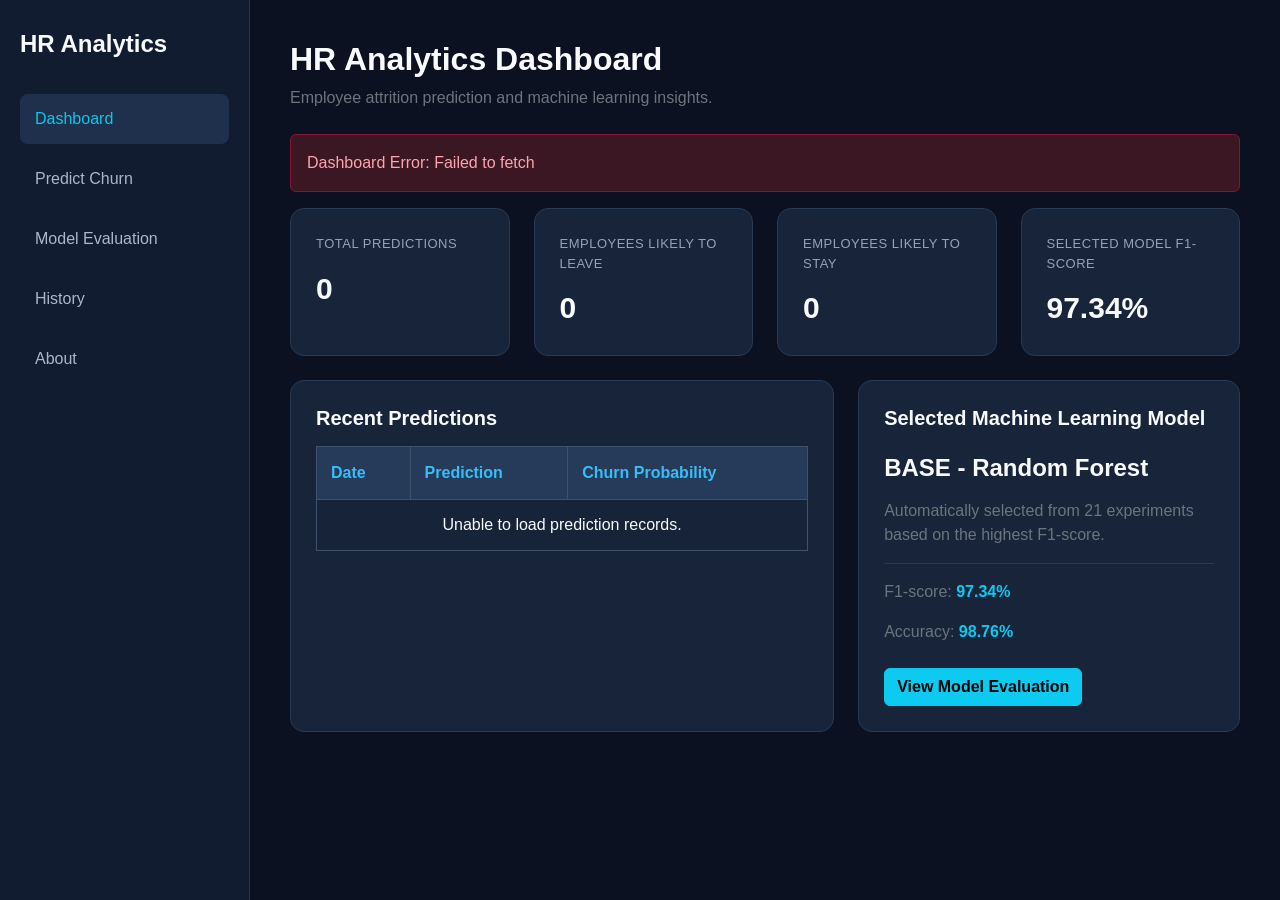
<file: frontend/index.html>
<!DOCTYPE html>
<html lang="en">
<head>
    <meta charset="UTF-8">
    <meta name="viewport" content="width=device-width, initial-scale=1.0">

    <title>Dashboard | HR Churn Analytics</title>

    <!-- Bootstrap -->
    <link href="https://cdn.jsdelivr.net/npm/bootstrap@5.3.3/dist/css/bootstrap.min.css"
          rel="stylesheet">

    <style>
        body {
            margin: 0;
            background: #0b1220;
            color: #e5e7eb;
            font-family: "Segoe UI", Arial, sans-serif;
        }

        .app-sidebar {
            width: 250px;
            height: 100vh;
            position: fixed;
            top: 0;
            left: 0;
            background: #111c30;
            padding: 30px 20px;
            border-right: 1px solid #26354d;
        }

        .app-sidebar h4 {
            color: #11c5e8;
            margin-bottom: 35px;
        }

        .app-sidebar a {
            display: block;
            color: #aab7ca;
            text-decoration: none;
            padding: 13px 15px;
            border-radius: 8px;
            margin-bottom: 10px;
            transition: 0.2s;
        }

        .app-sidebar a:hover,
        .app-sidebar a.active {
            background: #1e304b;
            color: #11c5e8;
        }

        .main-content {
            margin-left: 250px;
            padding: 40px;
        }

        .page-title {
            color: #f8fafc;
            font-weight: 700;
        }

        .stat-card {
            background: #17243a;
            border: 1px solid #293a55;
            border-radius: 14px;
            padding: 25px;
            height: 100%;
            transition: 0.2s;
        }

        .stat-card:hover {
            border-color: #38bdf8;
            transform: translateY(-3px);
        }

        .stat-label {
            color: #aab7ca;
            font-size: 15px;
        }

        .stat-value {
            color: #11c5e8;
            font-size: 30px;
            font-weight: bold;
            margin-top: 12px;
        }

        .content-card {
            background: #17243a;
            border: 1px solid #293a55;
            border-radius: 14px;
            padding: 25px;
        }

        /* Dashboard table readability */
        .table {
            --bs-table-color: #f8fafc;
            --bs-table-bg: #17243a;
            --bs-table-border-color: #40516d;
            --bs-table-hover-bg: #223651;
            --bs-table-hover-color: #ffffff;

            color: #f8fafc !important;
            vertical-align: middle;
        }

        .table thead th {
            background-color: #263b59 !important;
            color: #19d5f5 !important;
            border-color: #40516d !important;
            font-weight: 700;
            padding: 15px;
        }

        .table tbody td {
            background-color: #17243a !important;
            color: #f8fafc !important;
            border-color: #40516d !important;
            padding: 15px;
        }

        .table tbody tr:hover td {
            background-color: #223651 !important;
            color: #ffffff !important;
        }

        .status-warning {
            background: #422f19;
            color: #ffd18a;
            padding: 14px;
            border: 1px solid #8a5a19;
            border-radius: 8px;
        }

        .status-stay {
            color: #34d399 !important;
            font-weight: 600;
        }

        .status-leave {
            color: #fb7185 !important;
            font-weight: 600;
        }

        @media (max-width: 768px) {
            .app-sidebar {
                position: relative;
                width: 100%;
                height: auto;
            }

            .main-content {
                margin-left: 0;
                padding: 20px;
            }
        }
    </style>

    <!-- Shared Premium Dark Theme -->
    <link rel="stylesheet" href="css/style.css">

</head>

<body>

<!-- SIDEBAR -->
<aside class="app-sidebar">

    <h4>HR Analytics</h4>

    <a href="index.html" class="active">Dashboard</a>
    <a href="predict.html">Predict Churn</a>
    <a href="evaluation.html">Model Evaluation</a>
    <a href="history.html">History</a>
    <a href="about.html">About</a>

</aside>


<!-- MAIN DASHBOARD -->
<main class="main-content">

    <div class="mb-4">
        <h2 class="page-title">HR Analytics Dashboard</h2>

        <p class="text-secondary">
            Employee attrition prediction and machine learning insights.
        </p>
    </div>


    <!-- DATABASE WARNING -->
    <div id="databaseWarning" class="status-warning mb-4 d-none">
        MongoDB is currently disconnected. Live prediction history
        and database statistics are unavailable.
    </div>


    <!-- ERROR MESSAGE -->
    <div id="dashboardError" class="alert alert-danger d-none"></div>


    <!-- STATISTICS CARDS -->
    <div class="row g-4 mb-4">

        <div class="col-md-6 col-xl-3">
            <div class="stat-card">
                <div class="stat-label">Total Predictions</div>
                <div class="stat-value" id="totalPredictions">0</div>
            </div>
        </div>

        <div class="col-md-6 col-xl-3">
            <div class="stat-card">
                <div class="stat-label">Employees Likely to Leave</div>
                <div class="stat-value" id="employeesLeft">0</div>
            </div>
        </div>

        <div class="col-md-6 col-xl-3">
            <div class="stat-card">
                <div class="stat-label">Employees Likely to Stay</div>
                <div class="stat-value" id="employeesStayed">0</div>
            </div>
        </div>

        <div class="col-md-6 col-xl-3">
            <div class="stat-card">
                <div class="stat-label">Selected Model F1-score</div>
                <div class="stat-value">97.34%</div>
            </div>
        </div>

    </div>


    <!-- RECENT PREDICTIONS AND MODEL INFORMATION -->
    <div class="row g-4">

        <!-- RECENT PREDICTIONS -->
        <div class="col-lg-7">

            <div class="content-card h-100">

                <h5 class="text-white mb-3">
                    Recent Predictions
                </h5>

                <div class="table-responsive">

                    <table class="table table-bordered">

                        <thead>
                        <tr>
                            <th>Date</th>
                            <th>Prediction</th>
                            <th>Churn Probability</th>
                        </tr>
                        </thead>

                        <tbody id="recentPredictions">

                        <tr>
                            <td colspan="3" class="text-center">
                                Loading predictions...
                            </td>
                        </tr>

                        </tbody>

                    </table>

                </div>

            </div>

        </div>


        <!-- SELECTED MODEL -->
        <div class="col-lg-5">

            <div class="content-card h-100">

                <h5 class="text-white mb-3">
                    Selected Machine Learning Model
                </h5>

                <h4 class="text-info mt-4">
                    BASE - Random Forest
                </h4>

                <p class="text-secondary mt-3">
                    Automatically selected from 21 experiments based on
                    the highest F1-score.
                </p>

                <hr class="border-secondary">

                <p class="text-secondary">
                    F1-score:
                    <strong class="text-info">97.34%</strong>
                </p>

                <p class="text-secondary">
                    Accuracy:
                    <strong class="text-info">98.76%</strong>
                </p>

                <a href="evaluation.html"
                   class="btn btn-info fw-bold mt-2">

                    View Model Evaluation

                </a>

            </div>

        </div>

    </div>

</main>


<!-- DASHBOARD JAVASCRIPT -->
<script src="js/dashboard.js"></script>

</body>
</html>
</file>
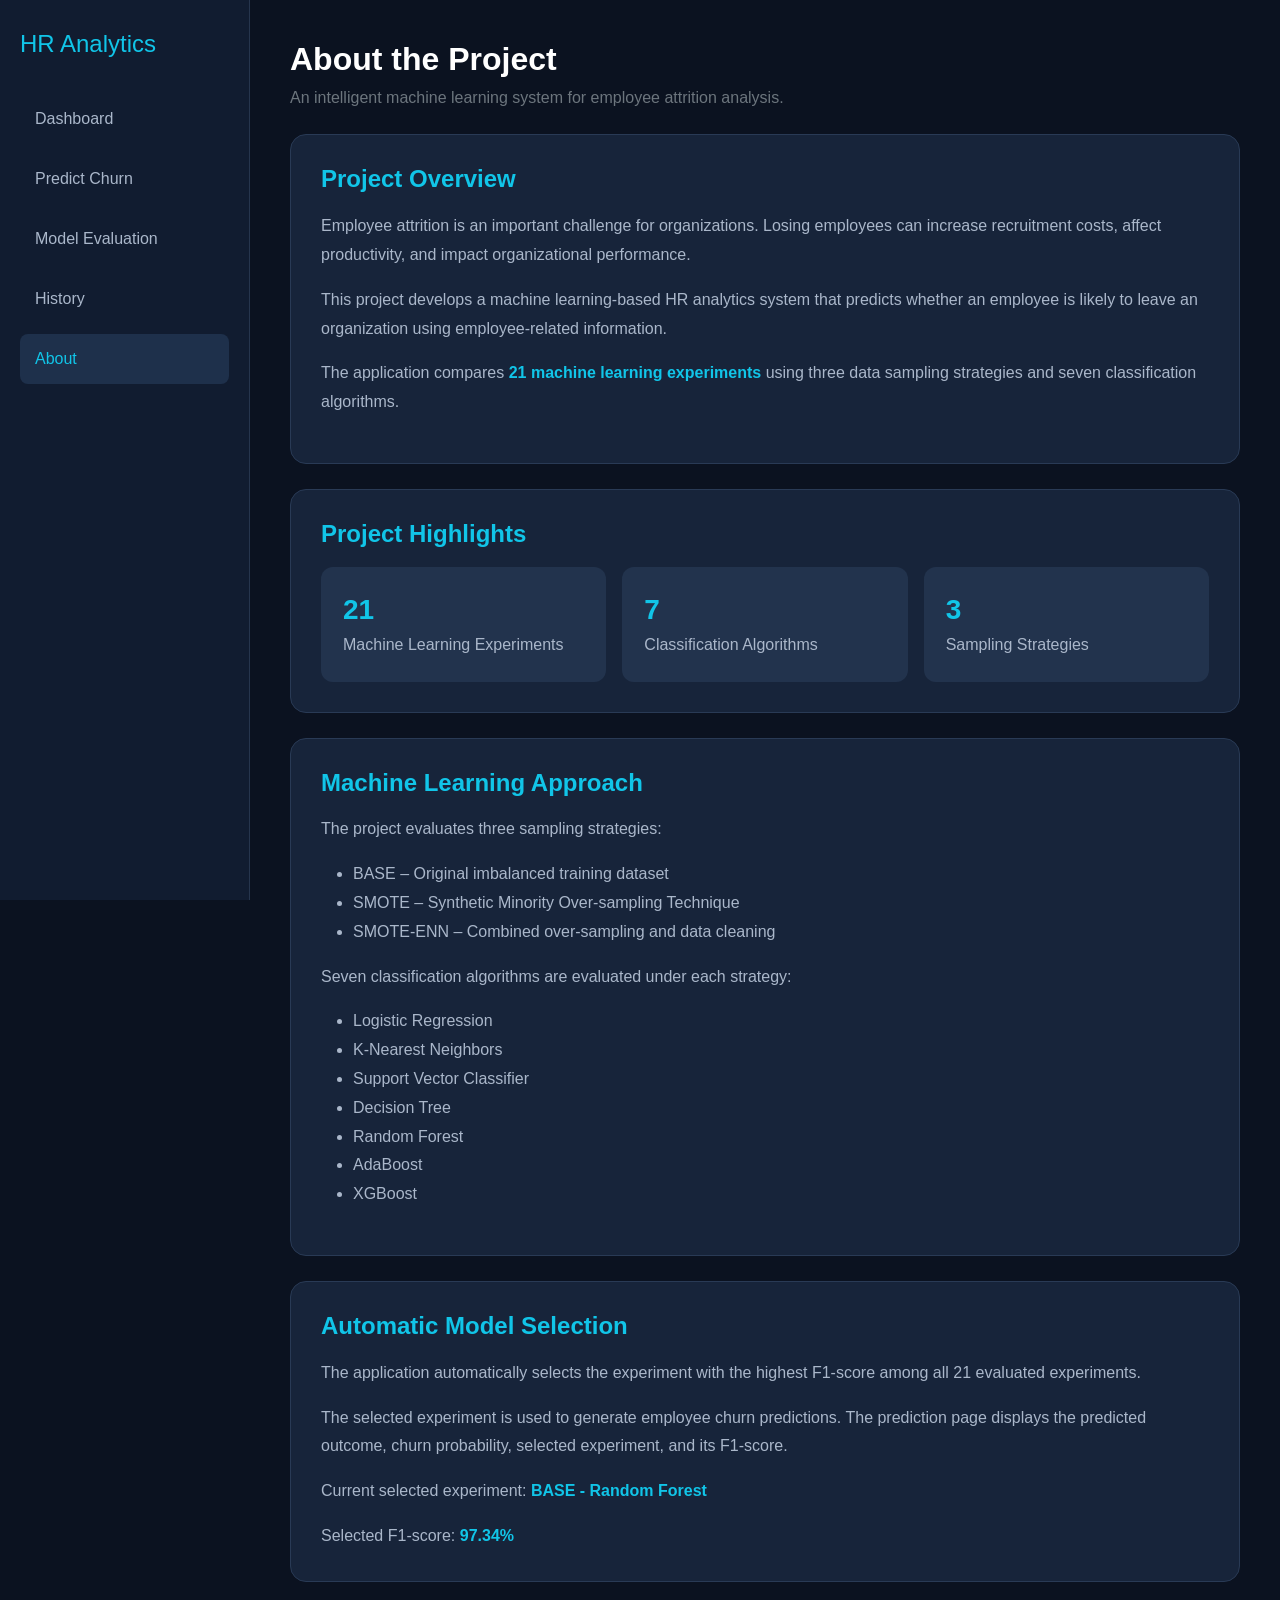
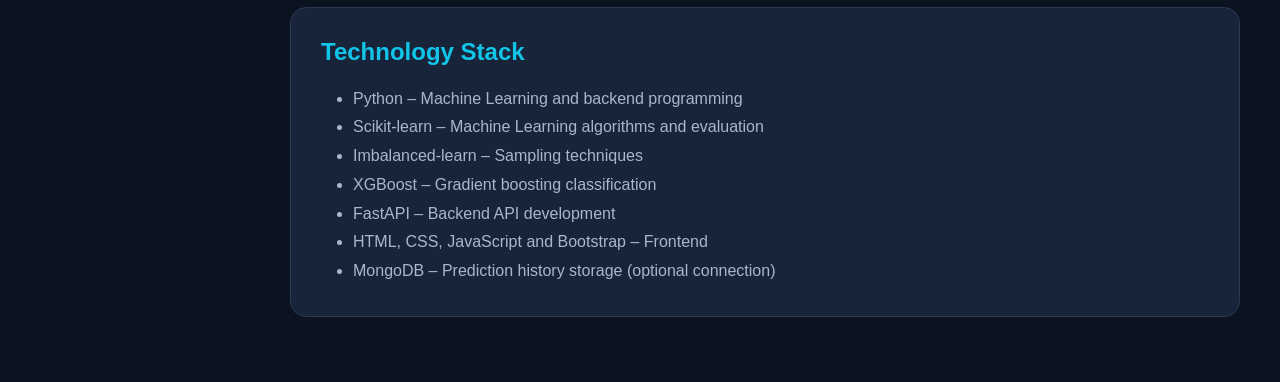
<file: frontend/about.html>
<!DOCTYPE html>
<html lang="en">
<head>
    <meta charset="UTF-8">
    <meta name="viewport" content="width=device-width, initial-scale=1.0">
    <title>About | HR Churn Analytics</title>

    <link href="https://cdn.jsdelivr.net/npm/bootstrap@5.3.3/dist/css/bootstrap.min.css"
          rel="stylesheet">

    <style>
        body {
            margin: 0;
            background: #0b1220;
            color: #e5e7eb;
            font-family: Arial, sans-serif;
        }

        .app-sidebar {
            width: 250px;
            height: 100vh;
            position: fixed;
            top: 0;
            left: 0;
            background: #111c30;
            padding: 30px 20px;
            border-right: 1px solid #26354d;
        }

        .app-sidebar h4 {
            color: #11c5e8;
            margin-bottom: 35px;
        }

        .app-sidebar a {
            display: block;
            color: #aab7ca;
            text-decoration: none;
            padding: 13px 15px;
            border-radius: 8px;
            margin-bottom: 10px;
        }

        .app-sidebar a:hover,
        .app-sidebar a.active {
            background: #1e304b;
            color: #11c5e8;
        }

        .main-content {
            margin-left: 250px;
            padding: 40px;
        }

        .page-card {
            background: #17243a;
            border: 1px solid #293a55;
            border-radius: 16px;
            padding: 30px;
            margin-bottom: 25px;
        }

        .page-title {
            color: white;
            font-weight: 700;
        }

        .section-title {
            color: #11c5e8;
            font-weight: 700;
            margin-bottom: 18px;
        }

        .description {
            color: #aab7ca;
            line-height: 1.8;
        }

        .highlight {
            color: #11c5e8;
            font-weight: bold;
        }

        .stat-box {
            background: #22334d;
            border-radius: 12px;
            padding: 22px;
            height: 100%;
        }

        .stat-number {
            color: #11c5e8;
            font-size: 28px;
            font-weight: bold;
        }

        @media (max-width: 768px) {
            .app-sidebar {
                position: relative;
                width: 100%;
                height: auto;
            }

            .main-content {
                margin-left: 0;
                padding: 20px;
            }
        }
    </style>
</head>

<body>

<aside class="app-sidebar">
    <h4>HR Analytics</h4>

    <a href="index.html">Dashboard</a>
    <a href="predict.html">Predict Churn</a>
    <a href="evaluation.html">Model Evaluation</a>
    <a href="history.html">History</a>
    <a href="about.html" class="active">About</a>
</aside>

<main class="main-content">

    <div class="mb-4">
        <h2 class="page-title">About the Project</h2>
        <p class="text-secondary">
            An intelligent machine learning system for employee attrition analysis.
        </p>
    </div>

    <section class="page-card">
        <h4 class="section-title">Project Overview</h4>

        <p class="description">
            Employee attrition is an important challenge for organizations.
            Losing employees can increase recruitment costs, affect productivity,
            and impact organizational performance.
        </p>

        <p class="description">
            This project develops a machine learning-based HR analytics system
            that predicts whether an employee is likely to leave an organization
            using employee-related information.
        </p>

        <p class="description">
            The application compares <span class="highlight">21 machine learning
            experiments</span> using three data sampling strategies and seven
            classification algorithms.
        </p>
    </section>

    <section class="page-card">
        <h4 class="section-title">Project Highlights</h4>

        <div class="row g-3">
            <div class="col-md-4">
                <div class="stat-box">
                    <div class="stat-number">21</div>
                    <p class="description mb-0">Machine Learning Experiments</p>
                </div>
            </div>

            <div class="col-md-4">
                <div class="stat-box">
                    <div class="stat-number">7</div>
                    <p class="description mb-0">Classification Algorithms</p>
                </div>
            </div>

            <div class="col-md-4">
                <div class="stat-box">
                    <div class="stat-number">3</div>
                    <p class="description mb-0">Sampling Strategies</p>
                </div>
            </div>
        </div>
    </section>

    <section class="page-card">
        <h4 class="section-title">Machine Learning Approach</h4>

        <p class="description">
            The project evaluates three sampling strategies:
        </p>

        <ul class="description">
            <li>BASE – Original imbalanced training dataset</li>
            <li>SMOTE – Synthetic Minority Over-sampling Technique</li>
            <li>SMOTE-ENN – Combined over-sampling and data cleaning</li>
        </ul>

        <p class="description">
            Seven classification algorithms are evaluated under each strategy:
        </p>

        <ul class="description">
            <li>Logistic Regression</li>
            <li>K-Nearest Neighbors</li>
            <li>Support Vector Classifier</li>
            <li>Decision Tree</li>
            <li>Random Forest</li>
            <li>AdaBoost</li>
            <li>XGBoost</li>
        </ul>
    </section>

    <section class="page-card">
        <h4 class="section-title">Automatic Model Selection</h4>

        <p class="description">
            The application automatically selects the experiment with the
            highest F1-score among all 21 evaluated experiments.
        </p>

        <p class="description">
            The selected experiment is used to generate employee churn
            predictions. The prediction page displays the predicted outcome,
            churn probability, selected experiment, and its F1-score.
        </p>

        <p class="description">
            Current selected experiment:
            <span class="highlight">BASE - Random Forest</span>
        </p>

        <p class="description mb-0">
            Selected F1-score:
            <span class="highlight">97.34%</span>
        </p>
    </section>

    <section class="page-card">
        <h4 class="section-title">Technology Stack</h4>

        <ul class="description mb-0">
            <li>Python – Machine Learning and backend programming</li>
            <li>Scikit-learn – Machine Learning algorithms and evaluation</li>
            <li>Imbalanced-learn – Sampling techniques</li>
            <li>XGBoost – Gradient boosting classification</li>
            <li>FastAPI – Backend API development</li>
            <li>HTML, CSS, JavaScript and Bootstrap – Frontend</li>
            <li>MongoDB – Prediction history storage (optional connection)</li>
        </ul>
    </section>

</main>

</body>
</html>
</file>
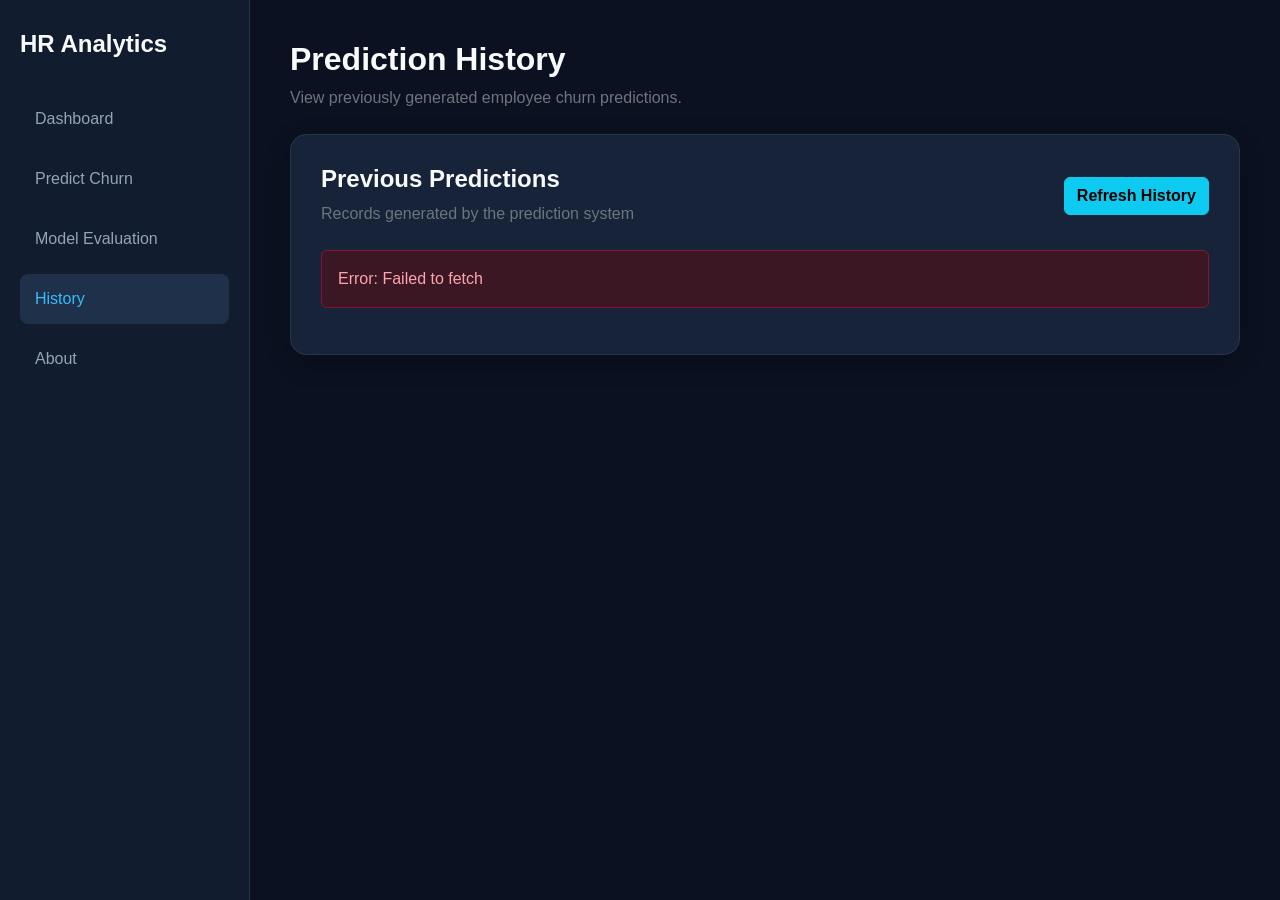
<file: frontend/history.html>
<!DOCTYPE html>
<html lang="en">
<head>
    <meta charset="UTF-8">
    <meta name="viewport" content="width=device-width, initial-scale=1.0">

    <title>Prediction History | HR Churn Analytics</title>

    <!-- Bootstrap -->
    <link href="https://cdn.jsdelivr.net/npm/bootstrap@5.3.3/dist/css/bootstrap.min.css"
          rel="stylesheet">

    <!-- Shared stylesheet -->
    <link rel="stylesheet" href="css/style.css">

    <style>
        body {
            margin: 0;
            background: #0b1120;
            color: #f8fafc;
            font-family: "Segoe UI", Arial, sans-serif;
        }

        .app-sidebar {
            width: 250px;
            height: 100vh;
            position: fixed;
            top: 0;
            left: 0;
            background: #111c2e;
            padding: 30px 20px;
            border-right: 1px solid #26364d;
        }

        .app-sidebar h4 {
            color: #38bdf8;
            margin-bottom: 35px;
        }

        .app-sidebar a {
            display: block;
            color: #94a3b8;
            text-decoration: none;
            padding: 13px 15px;
            border-radius: 8px;
            margin-bottom: 10px;
            transition: 0.2s;
        }

        .app-sidebar a:hover,
        .app-sidebar a.active {
            background: #1e304a;
            color: #38bdf8;
        }

        .main-content {
            margin-left: 250px;
            padding: 40px;
        }

        .page-title {
            color: #f8fafc;
            font-weight: 700;
        }

        .page-card {
            background: #172338;
            border: 1px solid #26364d;
            border-radius: 16px;
            padding: 30px;
            box-shadow: 0 8px 25px rgba(0, 0, 0, 0.25);
        }

        /* Table readability */
        .table {
            --bs-table-color: #f8fafc;
            --bs-table-bg: #172338;
            --bs-table-border-color: #40516d;
            --bs-table-hover-bg: #1e304a;
            --bs-table-hover-color: #ffffff;

            color: #f8fafc !important;
            vertical-align: middle;
            margin-top: 20px;
        }

        .table thead th {
            background-color: #263b59 !important;
            color: #38bdf8 !important;
            border: 1px solid #40516d !important;
            padding: 16px;
            font-weight: 700;
            white-space: nowrap;
        }

        .table tbody td {
            background-color: #172338 !important;
            color: #f8fafc !important;
            border: 1px solid #40516d !important;
            padding: 16px;
            white-space: nowrap;
        }

        .table tbody tr:hover td {
            background-color: #1e304a !important;
            color: #ffffff !important;
        }

        .status-stay {
            color: #34d399 !important;
            font-weight: 700;
        }

        .status-leave {
            color: #fb7185 !important;
            font-weight: 700;
        }

        .empty-message {
            text-align: center;
            padding: 45px 15px;
            color: #cbd5e1;
        }

        .empty-message p {
            color: #94a3b8;
        }

        @media (max-width: 768px) {
            .app-sidebar {
                position: relative;
                width: 100%;
                height: auto;
            }

            .main-content {
                margin-left: 0;
                padding: 20px;
            }

            .page-card {
                padding: 18px;
            }
        }
    </style>
</head>

<body>

<!-- SIDEBAR -->
<aside class="app-sidebar">

    <h4>HR Analytics</h4>

    <a href="index.html">Dashboard</a>
    <a href="predict.html">Predict Churn</a>
    <a href="evaluation.html">Model Evaluation</a>
    <a href="history.html" class="active">History</a>
    <a href="about.html">About</a>

</aside>


<!-- MAIN CONTENT -->
<main class="main-content">

    <div class="mb-4">
        <h2 class="page-title">Prediction History</h2>

        <p class="text-secondary">
            View previously generated employee churn predictions.
        </p>
    </div>


    <section class="page-card">

        <!-- HEADER -->
        <div class="d-flex justify-content-between align-items-center flex-wrap gap-3">

            <div>
                <h4 class="text-white">Previous Predictions</h4>

                <p class="text-secondary mb-0">
                    Records generated by the prediction system
                </p>
            </div>

            <button class="btn btn-info fw-bold"
                    onclick="loadHistory()">
                Refresh History
            </button>

        </div>


        <!-- LOADING -->
        <div id="historyLoading" class="text-info mt-4">
            Loading prediction history...
        </div>


        <!-- ERROR -->
        <div id="historyError"
             class="alert alert-danger mt-4 d-none">
        </div>


        <!-- DATABASE WARNING -->
        <div id="databaseWarning"
             class="alert alert-warning mt-4 d-none">

            MongoDB is currently disconnected. New predictions cannot be
            saved to the history database.

        </div>


        <!-- HISTORY CONTENT -->
        <div id="historyContent" class="d-none">

            <div class="table-responsive">

                <table class="table table-bordered">

                    <thead>
                    <tr>
                        <th>#</th>
                        <th>Date & Time</th>
                        <th>Prediction</th>
                        <th>Churn Probability</th>
                        <th>Selected Experiment</th>
                        <th>F1-score</th>
                    </tr>
                    </thead>

                    <tbody id="historyTableBody"></tbody>

                </table>

            </div>


            <!-- EMPTY HISTORY -->
            <div id="emptyHistory" class="empty-message d-none">

                <h5>No prediction history available</h5>

                <p>
                    Saved employee predictions will appear here.
                </p>

            </div>

        </div>

    </section>

</main>


<!-- HISTORY JAVASCRIPT -->
<script src="js/history.js"></script>

</body>
</html>
</file>
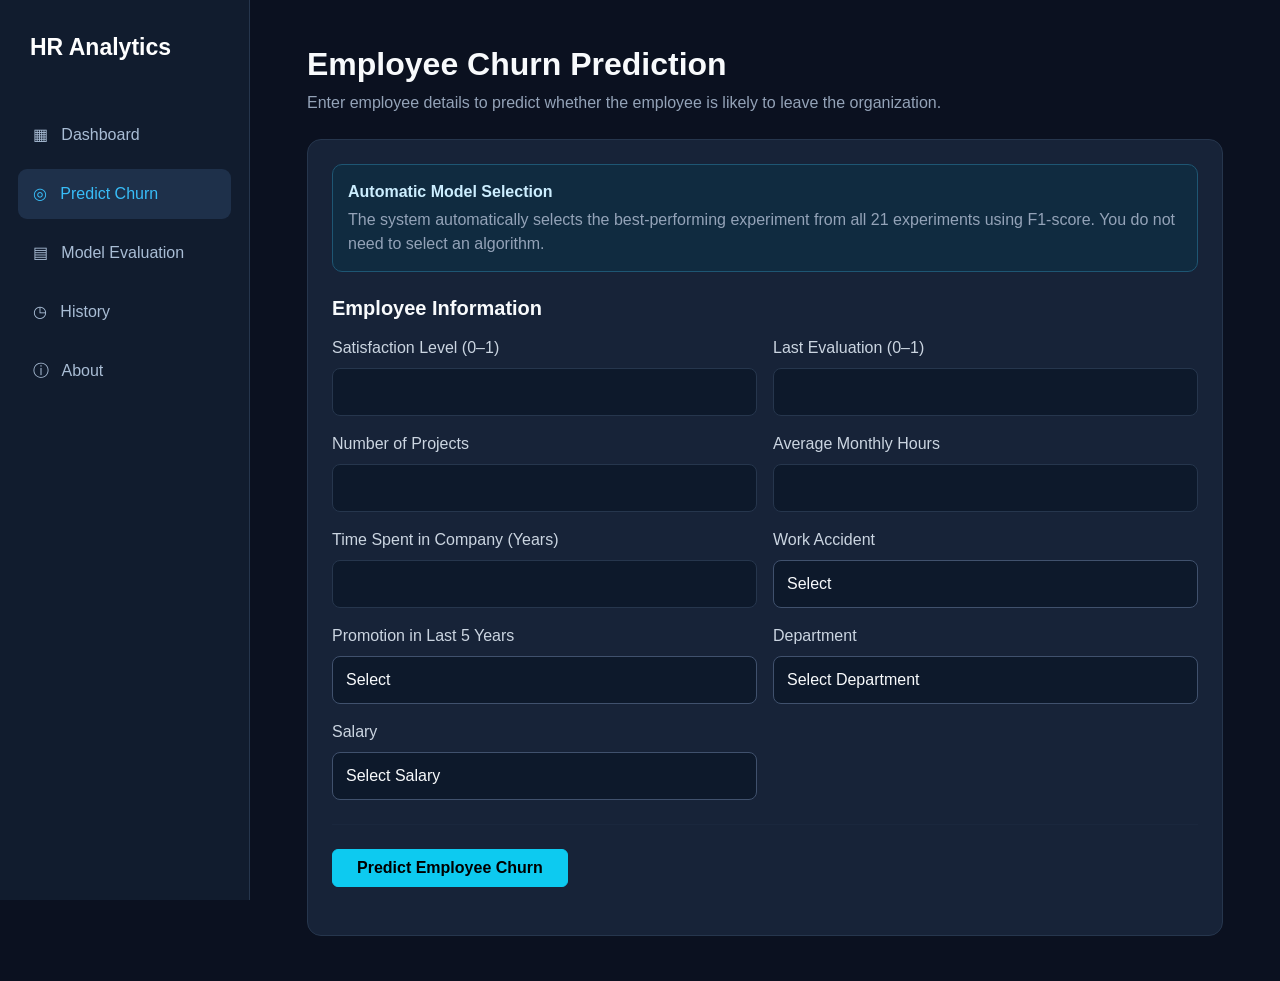
<file: frontend/predict.html>
<!DOCTYPE html>
<html lang="en">
<head>
    <meta charset="UTF-8">
    <meta name="viewport" content="width=device-width, initial-scale=1.0">
    <title>Predict Churn | HR Analytics</title>

    <link href="https://cdn.jsdelivr.net/npm/bootstrap@5.3.3/dist/css/bootstrap.min.css" rel="stylesheet">
    <link rel="stylesheet" href="css/style.css">

    <style>
        body {
            background: #0b1120;
            color: #f1f5f9;
        }

        .app-sidebar {
            width: 250px;
            height: 100vh;
            position: fixed;
            top: 0;
            left: 0;
            background: #111c2e;
            border-right: 1px solid #26364d;
            padding: 30px 18px;
        }

        .sidebar-brand {
            font-size: 23px;
            font-weight: 700;
            color: white;
            margin-bottom: 45px;
            padding-left: 12px;
        }

        .sidebar-link {
            display: block;
            padding: 13px 15px;
            margin-bottom: 9px;
            border-radius: 9px;
            color: #a9bdd5;
            text-decoration: none;
        }

        .sidebar-link:hover,
        .sidebar-link.active {
            background: #1e304a;
            color: #38bdf8;
        }

        .main-content {
            margin-left: 250px;
            padding: 45px;
            min-height: 100vh;
        }

        .form-control, .form-select {
            background: #0b1120;
            border: 1px solid #334155;
            color: #f1f5f9;
        }

        .form-control:focus, .form-select:focus {
            background: #0b1120;
            color: white;
            border-color: #38bdf8;
            box-shadow: none;
        }

        .form-select option {
            background: #111c2e;
            color: white;
        }

        .form-label {
            color: #cbd5e1;
        }

        .prediction-card {
            background: #172338;
            border: 1px solid #26364d;
            border-radius: 14px;
        }

        .model-info {
            background: #102b40;
            border: 1px solid #1e5673;
            border-radius: 10px;
            padding: 15px;
            color: #cceeff;
        }

        @media(max-width: 768px) {
            .app-sidebar {
                width: 100%;
                height: auto;
                position: relative;
                padding: 15px;
            }

            .sidebar-brand {
                margin-bottom: 15px;
            }

            .sidebar-link {
                display: inline-block;
                margin: 3px;
                padding: 9px;
            }

            .main-content {
                margin-left: 0;
                padding: 20px 12px;
            }
        }
    </style>
</head>

<body>

<aside class="app-sidebar">
    <div class="sidebar-brand">HR Analytics</div>
    <nav>
        <a href="index.html" class="sidebar-link">▦ &nbsp; Dashboard</a>
        <a href="predict.html" class="sidebar-link active">◎ &nbsp; Predict Churn</a>
        <a href="evaluation.html" class="sidebar-link">▤ &nbsp; Model Evaluation</a>
        <a href="history.html" class="sidebar-link">◷ &nbsp; History</a>
        <a href="about.html" class="sidebar-link">ⓘ &nbsp; About</a>
    </nav>
</aside>

<main class="main-content">
    <div class="container">

        <h2 class="fw-bold mb-2">Employee Churn Prediction</h2>

        <p class="text-muted mb-4">
            Enter employee details to predict whether the employee is likely
            to leave the organization.
        </p>

        <div class="prediction-card p-4">

            <div class="model-info mb-4">
                <strong>Automatic Model Selection</strong>
                <p class="mb-0 mt-1">
                    The system automatically selects the best-performing
                    experiment from all 21 experiments using F1-score.
                    You do not need to select an algorithm.
                </p>
            </div>

            <form id="predictionForm">

                <h5 class="mb-3">Employee Information</h5>

                <div class="row g-3">

                    <div class="col-md-6">
                        <label class="form-label">Satisfaction Level (0–1)</label>
                        <input type="number" class="form-control"
                               name="satisfaction_level"
                               min="0" max="1" step="0.01" required>
                    </div>

                    <div class="col-md-6">
                        <label class="form-label">Last Evaluation (0–1)</label>
                        <input type="number" class="form-control"
                               name="last_evaluation"
                               min="0" max="1" step="0.01" required>
                    </div>

                    <div class="col-md-6">
                        <label class="form-label">Number of Projects</label>
                        <input type="number" class="form-control"
                               name="number_project"
                               min="1" step="1" required>
                    </div>

                    <div class="col-md-6">
                        <label class="form-label">Average Monthly Hours</label>
                        <input type="number" class="form-control"
                               name="average_monthly_hours"
                               min="0" step="1" required>
                    </div>

                    <div class="col-md-6">
                        <label class="form-label">Time Spent in Company (Years)</label>
                        <input type="number" class="form-control"
                               name="time_spend_company"
                               min="0" step="1" required>
                    </div>

                    <div class="col-md-6">
                        <label class="form-label">Work Accident</label>
                        <select class="form-select" name="Work_accident" required>
                            <option value="">Select</option>
                            <option value="0">No</option>
                            <option value="1">Yes</option>
                        </select>
                    </div>

                    <div class="col-md-6">
                        <label class="form-label">Promotion in Last 5 Years</label>
                        <select class="form-select"
                                name="promotion_last_5years" required>
                            <option value="">Select</option>
                            <option value="0">No</option>
                            <option value="1">Yes</option>
                        </select>
                    </div>

                    <div class="col-md-6">
                        <label class="form-label">Department</label>
                        <select class="form-select" name="department" required>
                            <option value="">Select Department</option>
                            <option value="sales">Sales</option>
                            <option value="accounting">Accounting</option>
                            <option value="hr">HR</option>
                            <option value="technical">Technical</option>
                            <option value="support">Support</option>
                            <option value="management">Management</option>
                            <option value="IT">IT</option>
                            <option value="product_mng">Product Management</option>
                            <option value="marketing">Marketing</option>
                            <option value="RandD">R&D</option>
                        </select>
                    </div>

                    <div class="col-md-6">
                        <label class="form-label">Salary</label>
                        <select class="form-select" name="salary" required>
                            <option value="">Select Salary</option>
                            <option value="low">Low</option>
                            <option value="medium">Medium</option>
                            <option value="high">High</option>
                        </select>
                    </div>

                </div>

                <hr class="my-4">

                <button type="submit" class="btn btn-info fw-bold px-4">
                    Predict Employee Churn
                </button>

            </form>

            <div id="predictionResult" class="mt-4"></div>

        </div>
    </div>
</main>

<script src="js/predict.js"></script>

</body>
</html>
</file>
<file: frontend/css/style.css>
/* =====================================================
   HR ANALYTICS - PREMIUM DARK THEME
===================================================== */

:root {
    --bg-primary: #0b1120;
    --bg-secondary: #111c2e;
    --bg-card: #172338;
    --bg-hover: #1e304a;

    --accent: #38bdf8;
    --accent-hover: #0ea5e9;

    --success: #34d399;
    --warning: #fbbf24;
    --danger: #fb7185;

    --text-primary: #f8fafc;
    --text-secondary: #94a3b8;

    --border-color: #26364d;

    --shadow: 0 8px 25px rgba(0, 0, 0, 0.25);
}

* {
    box-sizing: border-box;
}

body {
    background: var(--bg-primary) !important;
    color: var(--text-primary) !important;
    font-family: "Segoe UI", Arial, sans-serif;
    margin: 0;
    min-height: 100vh;
}

/* =====================================================
   NAVBAR
===================================================== */

.navbar {
    background: #0d1728 !important;
    border-bottom: 1px solid var(--border-color);
    padding: 15px 0;
}

.navbar-brand {
    color: var(--text-primary) !important;
    font-size: 22px;
    font-weight: 700;
}

.nav-link {
    color: var(--text-secondary) !important;
    margin-left: 12px;
    transition: 0.2s;
}

.nav-link:hover,
.nav-link.active {
    color: var(--accent) !important;
}

/* =====================================================
   HEADINGS AND TEXT
===================================================== */

h1, h2, h3, h4, h5, h6 {
    color: var(--text-primary) !important;
    font-weight: 600;
}

p {
    color: var(--text-secondary);
}

.text-muted {
    color: var(--text-secondary) !important;
}

/* =====================================================
   CARDS
===================================================== */

.card {
    background: var(--bg-card) !important;
    border: 1px solid var(--border-color) !important;
    border-radius: 14px !important;
    color: var(--text-primary) !important;
    box-shadow: var(--shadow);
    transition: transform 0.2s, border-color 0.2s;
}

.card:hover {
    border-color: #36516f !important;
}

.card-body {
    padding: 22px;
}

/* =====================================================
   BUTTONS
===================================================== */

.btn-primary {
    background: var(--accent-hover) !important;
    border: none !important;
    color: #07111e !important;
    font-weight: 600;
}

.btn-primary:hover {
    background: var(--accent) !important;
}

.btn-outline-primary {
    color: var(--accent) !important;
    border-color: var(--accent) !important;
}

.btn-outline-primary:hover {
    background: var(--accent) !important;
    color: #07111e !important;
}

.btn-success {
    background: #059669 !important;
    border: none !important;
}

.btn-danger {
    background: #e11d48 !important;
    border: none !important;
}

/* =====================================================
   FORMS
===================================================== */

.form-control,
.form-select {
    background-color: #0d192b !important;
    color: var(--text-primary) !important;
    border: 1px solid var(--border-color) !important;
    border-radius: 8px !important;
    padding: 11px 13px;
}

.form-control:focus,
.form-select:focus {
    border-color: var(--accent) !important;
    box-shadow: 0 0 0 3px rgba(56, 189, 248, 0.15) !important;
}

.form-control::placeholder {
    color: #64748b !important;
}

.form-label {
    color: #cbd5e1 !important;
    font-weight: 500;
}

/* =====================================================
   TABLES
===================================================== */

.table {
    --bs-table-color: #e5e7eb;
    --bs-table-bg: #17243a;
    --bs-table-border-color: #40516d;
    --bs-table-striped-color: #ffffff;
    --bs-table-hover-color: #ffffff;

    color: #e5e7eb !important;
    vertical-align: middle;
}

.table th {
    background-color: #263b59 !important;
    color: #19d5f5 !important;
    border-color: #40516d !important;
    font-weight: 700;
}

.table td {
    background-color: #17243a !important;
    color: #ffffff !important;
    border-color: #40516d !important;
}

.table tbody tr:hover td {
    background-color: #223651 !important;
    color: #ffffff !important;
}


/* =====================================================
   BADGES
===================================================== */

.badge {
    font-weight: 600;
    padding: 7px 10px;
}

/* =====================================================
   ALERTS
===================================================== */

.alert-info {
    background: #102a43 !important;
    color: #7dd3fc !important;
    border-color: #164e70 !important;
}

.alert-danger {
    background: #3b1724 !important;
    color: #fda4af !important;
    border-color: #881337 !important;
}

.alert-success {
    background: #103329 !important;
    color: #6ee7b7 !important;
    border-color: #065f46 !important;
}

/* =====================================================
   MODALS AND DROPDOWNS
===================================================== */

.dropdown-menu {
    background: var(--bg-card) !important;
    border: 1px solid var(--border-color) !important;
}

.dropdown-item {
    color: var(--text-primary) !important;
}

.dropdown-item:hover {
    background: var(--bg-hover) !important;
}

.modal-content {
    background: var(--bg-card) !important;
    color: var(--text-primary) !important;
    border: 1px solid var(--border-color);
}

/* =====================================================
   CHECKBOXES AND SELECT OPTIONS
===================================================== */

.form-check-input {
    background-color: var(--bg-secondary);
    border-color: var(--border-color);
}

.form-check-input:checked {
    background-color: var(--accent-hover);
    border-color: var(--accent-hover);
}

option {
    background: var(--bg-card);
    color: var(--text-primary);
}

/* =====================================================
   CHART CONTAINERS
===================================================== */

canvas {
    max-width: 100%;
}

/* =====================================================
   CUSTOM LAYOUT UTILITIES
===================================================== */

.page-header {
    margin-bottom: 30px;
}

.section-title {
    font-size: 21px;
    font-weight: 600;
    margin-bottom: 20px;
}

.stat-value {
    font-size: 30px;
    font-weight: 700;
    color: var(--text-primary);
}

.stat-label {
    font-size: 13px;
    color: var(--text-secondary);
    text-transform: uppercase;
    letter-spacing: 0.5px;
}

.accent-text {
    color: var(--accent) !important;
}

.success-text {
    color: var(--success) !important;
}

.warning-text {
    color: var(--warning) !important;
}

.danger-text {
    color: var(--danger) !important;
}

hr {
    border-color: var(--border-color);
}

/* =====================================================
   SCROLLBAR
===================================================== */

::-webkit-scrollbar {
    width: 8px;
    height: 8px;
}

::-webkit-scrollbar-track {
    background: var(--bg-primary);
}

::-webkit-scrollbar-thumb {
    background: #334155;
    border-radius: 10px;
}

::-webkit-scrollbar-thumb:hover {
    background: #475569;
}

/* =====================================================
   RESPONSIVE
===================================================== */

@media (max-width: 768px) {

    .navbar-brand {
        font-size: 19px;
    }

    .card-body {
        padding: 16px;
    }

    .stat-value {
        font-size: 24px;
    }

    .table {
        font-size: 12px;
    }
}

/* =====================================================
   MODEL EVALUATION PAGE
===================================================== */

.main-content {
    color: var(--text-primary);
}

.main-content h2,
.main-content h4,
.main-content h5 {
    color: var(--text-primary) !important;
}

.main-content .card {
    background: var(--bg-card) !important;
    border: 1px solid var(--border-color) !important;
    border-radius: 14px !important;
    color: var(--text-primary) !important;
    box-shadow: var(--shadow) !important;
}

.main-content .card-body {
    padding: 24px;
}

.main-content .text-muted {
    color: var(--text-secondary) !important;
}

/* Evaluation comparison tables */

.main-content .table {
    --bs-table-color: #f8fafc;
    --bs-table-bg: #172338;
    --bs-table-border-color: #40516d;
    --bs-table-hover-bg: #1e304a;
    --bs-table-hover-color: #ffffff;

    color: #f8fafc !important;
    vertical-align: middle;
}

.main-content .table thead th {
    background: #263b59 !important;
    color: #38bdf8 !important;
    border-color: #40516d !important;
    padding: 14px;
    white-space: nowrap;
}

.main-content .table tbody td {
    background: #172338 !important;
    color: #f8fafc !important;
    border-color: #40516d !important;
    padding: 13px;
}

.main-content .table tbody tr:hover td {
    background: #1e304a !important;
}

/* Experiment selector */

.main-content .form-select {
    background-color: #0d192b !important;
    color: #f8fafc !important;
    border-color: #40516d !important;
}

/* ROC chart */

#rocChart {
    width: 100% !important;
    max-height: 430px;
}

/* Confusion matrix */

#confusionMatrix table {
    width: 100%;
    border-collapse: collapse;
    text-align: center;
}

#confusionMatrix th,
#confusionMatrix td {
    padding: 16px;
    border: 1px solid #40516d;
    background: #172338;
    color: #f8fafc !important;
}

#confusionMatrix th {
    background: #263b59;
    color: #38bdf8 !important;
    font-weight: 700;
}

#confusionMatrix td {
    font-weight: 600;
}
</file>
